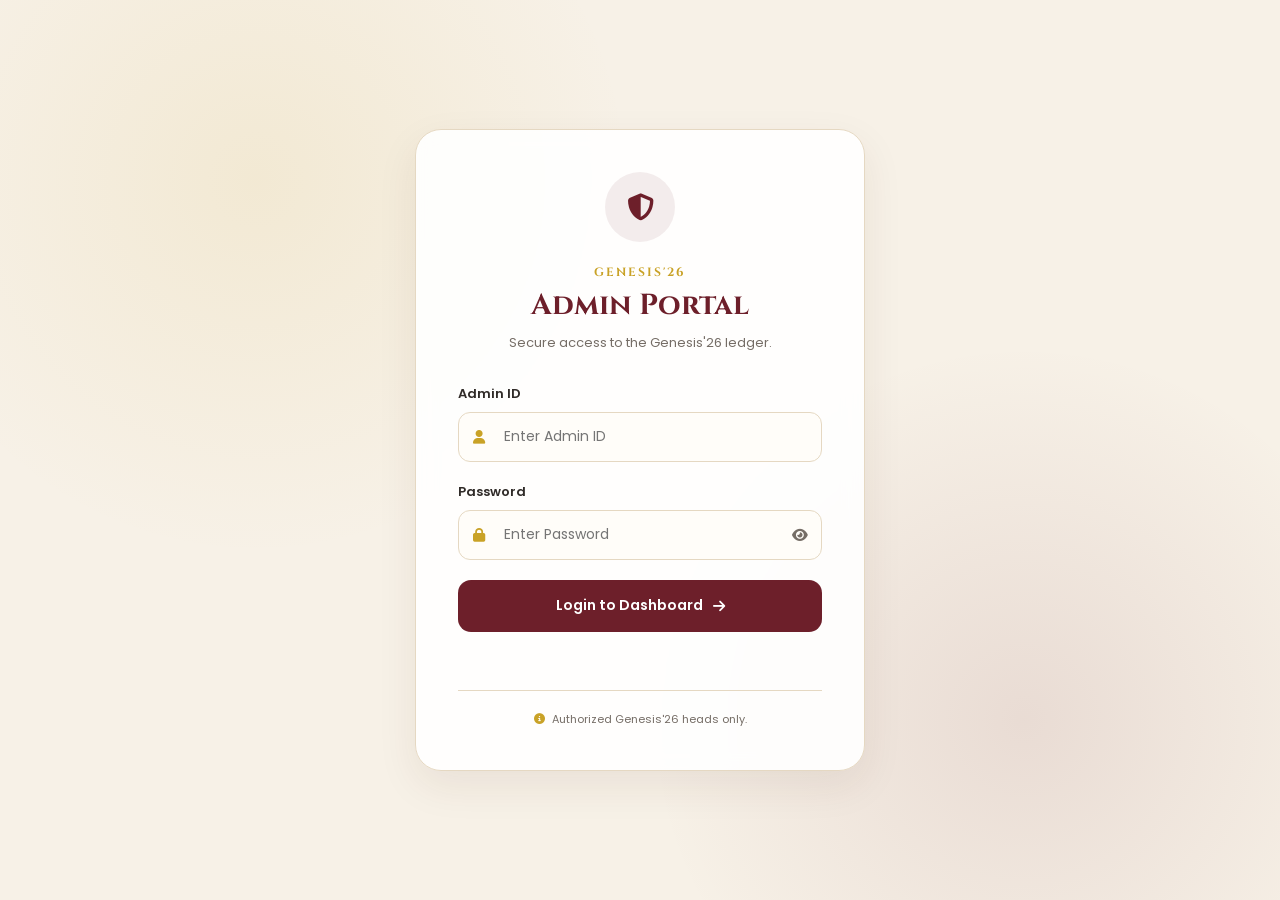
<file: admin.html>
<!DOCTYPE html>
<html lang="en">

<head>

    <meta charset="UTF-8">

    <meta name="viewport"
          content="width=device-width, initial-scale=1.0">

    <title>Genesis'26 | Admin Ledger</title>

    <!-- Google Fonts -->
    <link rel="preconnect"
          href="https://fonts.googleapis.com">

    <link rel="preconnect"
          href="https://fonts.gstatic.com"
          crossorigin>

    <link href="https://fonts.googleapis.com/css2?family=Cinzel:wght@500;600;700&family=Poppins:wght@400;500;600;700&display=swap"
          rel="stylesheet">

    <!-- Font Awesome -->
    <link rel="stylesheet"
          href="https://cdnjs.cloudflare.com/ajax/libs/font-awesome/6.5.2/css/all.min.css">

    <!-- Admin CSS -->
    <link rel="stylesheet"
          href="css/admin.css">

</head>


<body>


    <!-- =========================
         Page Loader
    ========================== -->

    <div id="loader">

        <div class="loader-content">

            <div class="loader-logo">
                GENESIS'26
            </div>

            <p>
                Loading Admin Portal...
            </p>

        </div>

    </div>



    <!-- =========================
         Admin Login
    ========================== -->

    <section class="admin-login"
             id="adminLogin">

        <div class="login-card">

            <div class="login-icon">

                <i class="fa-solid fa-shield-halved"></i>

            </div>


            <div class="login-header">

                <span>
                    GENESIS'26
                </span>

                <h1>
                    Admin Portal
                </h1>

                <p>
                    Secure access to the Genesis'26 ledger.
                </p>

            </div>


            <form id="adminLoginForm">


                <div class="input-group">

                    <label for="adminUsername">
                        Admin ID
                    </label>

                    <div class="input-wrapper">

                        <i class="fa-solid fa-user"></i>

                        <input
                            type="text"
                            id="adminUsername"
                            placeholder="Enter Admin ID"
                            autocomplete="username"
                            required
                        >

                    </div>

                </div>



                <div class="input-group">

                    <label for="adminPassword">
                        Password
                    </label>

                    <div class="input-wrapper">

                        <i class="fa-solid fa-lock"></i>

                        <input
                            type="password"
                            id="adminPassword"
                            placeholder="Enter Password"
                            autocomplete="current-password"
                            required
                        >

                        <button
                            type="button"
                            id="togglePassword"
                            class="password-toggle"
                            aria-label="Show password">

                            <i class="fa-solid fa-eye"></i>

                        </button>

                    </div>

                </div>



                <button
                    type="submit"
                    class="login-btn">

                    <span>
                        Login to Dashboard
                    </span>

                    <i class="fa-solid fa-arrow-right"></i>

                </button>


                <div
                    id="loginMessage"
                    class="login-message"
                    aria-live="polite">
                </div>

            </form>


            <div class="login-note">

                <i class="fa-solid fa-circle-info"></i>

                <span>
                    Authorized Genesis'26 heads only.
                </span>

            </div>

        </div>

    </section>



    <!-- =========================
         Admin Dashboard
    ========================== -->

    <main id="adminDashboard"
          class="admin-dashboard"
          style="display:none;">



        <!-- =========================
             Dashboard Header
        ========================== -->

        <header class="dashboard-header">


            <div class="dashboard-brand">

                <div class="brand-mark">

                    <span>
                        G
                    </span>

                </div>


                <div>

                    <span class="brand-event">
                        GENESIS'26
                    </span>

                    <h1>
                        Finance & Ledger
                    </h1>

                </div>

            </div>



            <div class="admin-user">

                <div class="admin-user-info">

                    <span>
                        Logged in as
                    </span>

                    <strong id="loggedInAdmin">
                        Admin
                    </strong>

                </div>


                <a
                    href="index.html"
                    class="admin-back-link"
                    title="Back to Payment Verification">

                    <i class="fa-solid fa-arrow-left"></i>

                    Verification

                </a>


                <button
                    id="logoutBtn"
                    class="logout-btn">

                    <i class="fa-solid fa-right-from-bracket"></i>

                    Logout

                </button>

            </div>

        </header>



        <!-- =========================
             Dashboard Intro
        ========================== -->

        <section class="dashboard-intro">

            <div>

                <span class="eyebrow">
                    ADMIN DASHBOARD
                </span>

                <h2>
                    Genesis'26 Ledger
                </h2>

                <p>
                    View registration and payment records
                    from the central student database.
                </p>

            </div>


            <div class="last-updated">

                <i class="fa-regular fa-clock"></i>

                <span>
                    Last updated:
                </span>

                <strong id="lastUpdated">
                    —
                </strong>

            </div>

        </section>



        <!-- =========================
             Summary Cards
        ========================== -->

        <section class="summary-grid">


            <div class="summary-card">

                <div class="summary-icon students">
                    <i class="fa-solid fa-users"></i>
                </div>

                <div>

                    <span>
                        Total Students
                    </span>

                    <strong id="totalStudents">
                        0
                    </strong>

                </div>

            </div>



            <div class="summary-card">

                <div class="summary-icon online">
                    <i class="fa-solid fa-globe"></i>
                </div>

                <div>

                    <span>
                        Online Collection
                    </span>

                    <strong id="onlineCollection">
                        ₹0
                    </strong>

                </div>

            </div>



            <div class="summary-card">

                <div class="summary-icon cash">
                    <i class="fa-solid fa-money-bill-wave"></i>
                </div>

                <div>

                    <span>
                        Cash Collection
                    </span>

                    <strong id="cashCollection">
                        ₹0
                    </strong>

                </div>

            </div>



            <div class="summary-card">

                <div class="summary-icon total">
                    <i class="fa-solid fa-wallet"></i>
                </div>

                <div>

                    <span>
                        Total Received
                    </span>

                    <strong id="totalCollection">
                        ₹0
                    </strong>

                </div>

            </div>

        </section>



        <!-- =========================
             Filters
        ========================== -->

        <section class="filter-section">


            <div class="filter-header">

                <div>

                    <h3>
                        Ledger Records
                    </h3>

                    <p>
                        Filter student records by course,
                        year, mode or payment status.
                    </p>

                </div>


                <button
                    id="resetFilters"
                    class="reset-btn">

                    <i class="fa-solid fa-rotate-left"></i>

                    Reset

                </button>

            </div>



            <div class="filter-grid">


                <div class="filter-group">

                    <label for="courseFilter">
                        Course
                    </label>

                    <select id="courseFilter">

                        <option value="">
                            All Courses
                        </option>

                    </select>

                </div>



                <div class="filter-group">

                    <label for="yearFilter">
                        Year
                    </label>

                    <select id="yearFilter">

                        <option value="">
                            All Years
                        </option>

                    </select>

                </div>



                <div class="filter-group">

                    <label for="modeFilter">
                        Payment Mode
                    </label>

                    <select id="modeFilter">

                        <option value="">
                            All Modes
                        </option>

                        <option value="Online">
                            Online
                        </option>

                        <option value="Cash">
                            Cash
                        </option>

                    </select>

                </div>



                <div class="filter-group">

                    <label for="statusFilter">
                        Status
                    </label>

                    <select id="statusFilter">

                        <option value="">
                            All Status
                        </option>

                        <option value="confirmed">
                            Confirmed
                        </option>

                        <option value="pending">
                            Pending
                        </option>

                        <option value="rejected">
                            Rejected
                        </option>

                    </select>

                </div>



                <div class="filter-group search-group">

                    <label for="studentSearch">
                        Search
                    </label>

                    <div class="search-wrapper">

                        <i class="fa-solid fa-magnifying-glass"></i>

                        <input
                            type="search"
                            id="studentSearch"
                            placeholder="Name or enrollment number"
                        >

                    </div>

                </div>

            </div>

        </section>



        <!-- =========================
             Course / Year Ledger
        ========================== -->

        <section class="ledger-section">

            <div
                id="ledgerContainer"
                class="ledger-container">

                <!--
                    JS will generate:

                    Course
                    In-charge
                    Year
                    Student Table

                    dynamically from students.json
                -->

                <div class="empty-state">

                    <i class="fa-solid fa-folder-open"></i>

                    <h3>
                        No Records Loaded
                    </h3>

                    <p>
                        Student ledger data will appear here.
                    </p>

                </div>

            </div>

        </section>



        <!-- =========================
             Collection Summary
        ========================== -->

        <section class="collection-section">


            <div class="section-title">

                <span class="eyebrow">
                    FINANCIAL OVERVIEW
                </span>

                <h2>
                    Collection Summary
                </h2>

            </div>



            <div class="collection-grid">


                <div class="collection-card">

                    <div class="collection-icon">
                        <i class="fa-solid fa-arrow-down"></i>
                    </div>

                    <div>

                        <span>
                            Confirmed Transactions
                        </span>

                        <strong id="confirmedCount">
                            0
                        </strong>

                    </div>

                </div>



                <div class="collection-card">

                    <div class="collection-icon">
                        <i class="fa-solid fa-circle-check"></i>
                    </div>

                    <div>

                        <span>
                            Confirmed Amount
                        </span>

                        <strong id="confirmedAmount">
                            ₹0
                        </strong>

                    </div>

                </div>



                <div class="collection-card">

                    <div class="collection-icon">
                        <i class="fa-solid fa-clock"></i>
                    </div>

                    <div>

                        <span>
                            Pending Records
                        </span>

                        <strong id="pendingCount">
                            0
                        </strong>

                    </div>

                </div>



                <div class="collection-card">

                    <div class="collection-icon">
                        <i class="fa-solid fa-ban"></i>
                    </div>

                    <div>

                        <span>
                            Rejected Records
                        </span>

                        <strong id="rejectedCount">
                            0
                        </strong>

                    </div>

                </div>

            </div>

        </section>




        <!-- =========================
             Finance & Expense Overview
        ========================== -->

        <section class="finance-section">

            <div class="section-title">

                <span class="eyebrow">
                    FINANCE & EXPENSES
                </span>

                <h2>
                    Expense & Balance Overview
                </h2>

                <p>
                    Track outgoing payments and the current Genesis'26 event balance.
                </p>

            </div>


            <!-- Finance Summary -->

            <div class="finance-summary">

                <!-- Total Received -->

                <div class="finance-card received-card">

                    <div class="finance-card-icon">
                        <i class="fa-solid fa-arrow-down"></i>
                    </div>

                    <div>
                        <span>
                            Total Received
                        </span>

                        <strong id="financeTotalReceived">
                            ₹0
                        </strong>
                    </div>

                </div>


                <!-- Total Expenses -->

                <div class="finance-card expense-card">

                    <div class="finance-card-icon">
                        <i class="fa-solid fa-arrow-up"></i>
                    </div>

                    <div>
                        <span>
                            Total Expenses
                        </span>

                        <strong id="totalExpenses">
                            ₹0
                        </strong>
                    </div>

                </div>


                <!-- Remaining Balance -->

                <div class="finance-card balance-card">

                    <div class="finance-card-icon">
                        <i class="fa-solid fa-wallet"></i>
                    </div>

                    <div>
                        <span>
                            Remaining Balance
                        </span>

                        <strong id="remainingBalance">
                            ₹0
                        </strong>
                    </div>

                </div>

            </div>


            <!-- Expense Register -->

            <div class="expense-register">

                <div class="expense-register-header">

                    <div>

                        <h3>
                            Expense Register
                        </h3>

                        <p>
                            All outgoing payment records fetched from
                            <strong>expenses.json</strong>.
                        </p>

                    </div>


                    <div class="expense-total-badge">

                        <i class="fa-solid fa-receipt"></i>

                        <span>
                            Total:
                        </span>

                        <strong id="expenseTableTotal">
                            ₹0
                        </strong>

                    </div>

                </div>


                <!-- JavaScript renders expenses here -->

                <div
                    id="expenseContainer"
                    class="expense-container">

                    <div class="empty-state">

                        <i class="fa-solid fa-receipt"></i>

                        <h3>
                            No Expenses Recorded
                        </h3>

                        <p>
                            Expense records will appear here.
                        </p>

                    </div>

                </div>

            </div>


            <!-- Balance Calculation -->

            <div class="balance-calculation">

                <div class="calculation-row">

                    <span>
                        <i class="fa-solid fa-circle-plus"></i>
                        Total Received
                    </span>

                    <strong id="balanceReceived">
                        ₹0
                    </strong>

                </div>


                <div class="calculation-row expense-row">

                    <span>
                        <i class="fa-solid fa-circle-minus"></i>
                        Total Expenses
                    </span>

                    <strong id="balanceExpenses">
                        ₹0
                    </strong>

                </div>


                <div class="calculation-divider"></div>


                <div class="calculation-row final-balance">

                    <span>
                        <i class="fa-solid fa-wallet"></i>
                        Remaining Balance
                    </span>

                    <strong id="balanceRemaining">
                        ₹0
                    </strong>

                </div>

            </div>

        </section>



        <!-- =========================
             Footer
        ========================== -->

        <footer class="admin-footer">

            <div>

                <strong>
                    GENESIS'26
                </strong>

                <span>
                    Finance & Technical Operations
                </span>

            </div>


            <p>
                Internal Admin Portal • Genesis'26
            </p>

            <p class="admin-dev-credit">
                Designed and Developed by <strong>Harshit Gupta</strong> <span>(M.Sc Mathematics with AI &amp; DS)</span>
            </p>

        </footer>


    </main>



    <!-- Admin JS -->
    <script src="js/admin.js"></script>

</body>

</html>
</file>
<file: css/admin.css>
/* =========================================================
   GENESIS'26 — ADMIN LEDGER
   Admin Dashboard Styles
========================================================= */


/* =========================================================
   ROOT
========================================================= */

:root{

    --primary:#6d1f2a;
    --primary-dark:#4f1520;
    --primary-light:#8b3441;

    --gold:#c9a227;
    --gold-light:#dfc35a;

    --cream:#f7f1e7;
    --cream-dark:#eee3d2;

    --white:#ffffff;

    --text:#302b28;
    --muted:#756d66;

    --border:#e5d8c2;

    --success:#278a55;
    --success-bg:#e8f6ee;

    --warning:#b47718;
    --warning-bg:#fff4dc;

    --danger:#b13a3a;
    --danger-bg:#fbe9e9;

    --shadow:
        0 15px 40px rgba(74, 37, 22, .08);

    --shadow-hover:
        0 20px 50px rgba(74, 37, 22, .13);

    --radius:18px;

}


/* =========================================================
   RESET
========================================================= */

*{
    margin:0;
    padding:0;
    box-sizing:border-box;
}


html{
    scroll-behavior:smooth;
}


body{

    font-family:'Poppins',sans-serif;

    background:
        linear-gradient(
            135deg,
            #f9f4ec 0%,
            #f4ecdf 100%
        );

    color:var(--text);

    min-height:100vh;

}


button,
input,
select{
    font-family:inherit;
}


button{
    cursor:pointer;
}


a{
    text-decoration:none;
}


/* =========================================================
   LOADER
========================================================= */

#loader{

    position:fixed;

    inset:0;

    z-index:9999;

    display:flex;

    align-items:center;

    justify-content:center;

    background:var(--primary);

}


.loader-content{

    text-align:center;

    color:white;

}


.loader-logo{

    font-family:'Cinzel',serif;

    font-size:34px;

    font-weight:700;

    letter-spacing:3px;

    color:var(--gold);

    margin-bottom:10px;

}


.loader-content p{

    font-size:13px;

    opacity:.75;

    letter-spacing:1px;

}


/* =========================================================
   LOGIN
========================================================= */

.admin-login{

    min-height:100vh;

    display:flex;

    align-items:center;

    justify-content:center;

    padding:30px 20px;

    background:

        radial-gradient(
            circle at 20% 20%,
            rgba(201,162,39,.10),
            transparent 30%
        ),

        radial-gradient(
            circle at 80% 80%,
            rgba(109,31,42,.10),
            transparent 30%
        ),

        var(--cream);

}


.login-card{

    width:100%;

    max-width:450px;

    background:rgba(255,255,255,.90);

    border:1px solid var(--border);

    border-radius:26px;

    padding:42px;

    box-shadow:var(--shadow);

    backdrop-filter:blur(10px);

}


/* Login icon */

.login-icon{

    width:70px;
    height:70px;

    margin:0 auto 22px;

    display:flex;

    align-items:center;

    justify-content:center;

    border-radius:50%;

    background:rgba(109,31,42,.08);

    color:var(--primary);

    font-size:27px;

}


.login-header{

    text-align:center;

    margin-bottom:30px;

}


.login-header span{

    display:block;

    font-family:'Cinzel',serif;

    font-size:12px;

    font-weight:700;

    letter-spacing:2px;

    color:var(--gold);

    margin-bottom:6px;

}


.login-header h1{

    font-family:'Cinzel',serif;

    font-size:29px;

    color:var(--primary);

    margin-bottom:8px;

}


.login-header p{

    font-size:13px;

    color:var(--muted);

    line-height:1.6;

}


/* =========================================================
   INPUTS
========================================================= */

.input-group{

    margin-bottom:20px;

}


.input-group label{

    display:block;

    font-size:13px;

    font-weight:600;

    margin-bottom:8px;

    color:var(--text);

}


.input-wrapper{

    position:relative;

}


.input-wrapper > i{

    position:absolute;

    left:15px;

    top:50%;

    transform:translateY(-50%);

    color:var(--gold);

    font-size:14px;

}


.input-wrapper input{

    width:100%;

    height:50px;

    border:1px solid var(--border);

    border-radius:12px;

    background:#fffdf9;

    outline:none;

    padding:0 45px;

    color:var(--text);

    font-size:14px;

    transition:.25s;

}


.input-wrapper input:focus{

    border-color:var(--gold);

    box-shadow:
        0 0 0 3px rgba(201,162,39,.10);

}


.password-toggle{

    position:absolute;

    right:14px;

    top:50%;

    transform:translateY(-50%);

    border:0;

    background:none;

    color:var(--muted);

    font-size:14px;

}


.password-toggle:hover{

    color:var(--primary);

}


/* =========================================================
   LOGIN BUTTON
========================================================= */

.login-btn{

    width:100%;

    min-height:52px;

    border:none;

    border-radius:13px;

    background:var(--primary);

    color:white;

    display:flex;

    align-items:center;

    justify-content:center;

    gap:10px;

    font-size:14px;

    font-weight:600;

    transition:.3s;

}


.login-btn:hover{

    background:var(--primary-dark);

    transform:translateY(-2px);

    box-shadow:
        0 10px 25px rgba(109,31,42,.20);

}


.login-message{

    min-height:20px;

    text-align:center;

    margin-top:13px;

    font-size:12px;

}


.login-note{

    display:flex;

    align-items:center;

    justify-content:center;

    gap:7px;

    margin-top:25px;

    padding-top:20px;

    border-top:1px solid var(--border);

    color:var(--muted);

    font-size:11px;

}


.login-note i{

    color:var(--gold);

}


/* =========================================================
   DASHBOARD
========================================================= */

.admin-dashboard{

    width:100%;

    min-height:100vh;

}


/* =========================================================
   DASHBOARD HEADER
========================================================= */

.dashboard-header{

    position:sticky;

    top:0;

    z-index:100;

    min-height:78px;

    padding:12px 5%;

    display:flex;

    align-items:center;

    justify-content:space-between;

    gap:20px;

    background:rgba(255,253,249,.94);

    border-bottom:1px solid var(--border);

    backdrop-filter:blur(15px);

}


.dashboard-brand{

    display:flex;

    align-items:center;

    gap:13px;

}


.brand-mark{

    width:46px;
    height:46px;

    border-radius:13px;

    display:flex;

    align-items:center;

    justify-content:center;

    background:var(--primary);

    color:var(--gold);

    font-family:'Cinzel',serif;

    font-weight:700;

    font-size:19px;

}


.brand-event{

    display:block;

    font-family:'Cinzel',serif;

    font-size:10px;

    letter-spacing:2px;

    font-weight:700;

    color:var(--gold);

}


.dashboard-brand h1{

    font-family:'Cinzel',serif;

    font-size:19px;

    color:var(--primary);

}


.admin-user{

    display:flex;

    align-items:center;

    gap:18px;

}


.admin-user-info{

    text-align:right;

}


.admin-user-info span{

    display:block;

    font-size:10px;

    color:var(--muted);

}


.admin-user-info strong{

    font-size:13px;

    color:var(--primary);

}


.logout-btn{

    display:flex;

    align-items:center;

    gap:7px;

    padding:9px 15px;

    border:1px solid var(--border);

    border-radius:10px;

    background:white;

    color:var(--primary);

    font-size:12px;

    font-weight:600;

    transition:.25s;

}


.logout-btn:hover{

    background:var(--primary);

    color:white;

    border-color:var(--primary);

}


/* =========================================================
   DASHBOARD INTRO
========================================================= */

.dashboard-intro{

    width:90%;

    max-width:1400px;

    margin:45px auto 25px;

    display:flex;

    align-items:flex-end;

    justify-content:space-between;

    gap:30px;

}


.eyebrow{

    display:block;

    font-size:10px;

    letter-spacing:2px;

    font-weight:700;

    color:var(--gold);

    margin-bottom:7px;

}


.dashboard-intro h2{

    font-family:'Cinzel',serif;

    font-size:34px;

    color:var(--primary);

    margin-bottom:7px;

}


.dashboard-intro p{

    color:var(--muted);

    font-size:13px;

}


.last-updated{

    display:flex;

    align-items:center;

    gap:7px;

    white-space:nowrap;

    font-size:11px;

    color:var(--muted);

}


.last-updated i{

    color:var(--gold);

}


.last-updated strong{

    color:var(--primary);

}


/* =========================================================
   SUMMARY CARDS
========================================================= */

.summary-grid{

    width:90%;

    max-width:1400px;

    margin:0 auto 30px;

    display:grid;

    grid-template-columns:
        repeat(4,1fr);

    gap:18px;

}


.summary-card{

    min-height:120px;

    padding:24px;

    display:flex;

    align-items:center;

    gap:17px;

    background:white;

    border:1px solid var(--border);

    border-radius:var(--radius);

    box-shadow:0 8px 25px rgba(74,37,22,.05);

    transition:.3s;

}


.summary-card:hover{

    transform:translateY(-4px);

    box-shadow:var(--shadow-hover);

}


.summary-icon{

    width:52px;
    height:52px;

    flex-shrink:0;

    display:flex;

    align-items:center;

    justify-content:center;

    border-radius:15px;

    font-size:20px;

}


.summary-icon.students{

    background:#f3e9eb;
    color:var(--primary);

}


.summary-icon.online{

    background:#e9f5ef;
    color:var(--success);

}


.summary-icon.cash{

    background:#fff4df;
    color:var(--warning);

}


.summary-icon.total{

    background:#f2ecdc;
    color:var(--gold);

}


.summary-card span{

    display:block;

    color:var(--muted);

    font-size:11px;

    margin-bottom:4px;

}


.summary-card strong{

    display:block;

    color:var(--primary);

    font-size:23px;

}


/* =========================================================
   FILTER SECTION
========================================================= */

.filter-section{

    width:90%;

    max-width:1400px;

    margin:0 auto 30px;

    padding:28px;

    background:white;

    border:1px solid var(--border);

    border-radius:var(--radius);

    box-shadow:0 8px 25px rgba(74,37,22,.04);

}


.filter-header{

    display:flex;

    align-items:center;

    justify-content:space-between;

    gap:20px;

    margin-bottom:22px;

}


.filter-header h3{

    font-family:'Cinzel',serif;

    font-size:21px;

    color:var(--primary);

    margin-bottom:5px;

}


.filter-header p{

    color:var(--muted);

    font-size:12px;

}


.reset-btn{

    display:flex;

    align-items:center;

    gap:7px;

    padding:9px 14px;

    background:transparent;

    color:var(--primary);

    border:1px solid var(--border);

    border-radius:10px;

    font-size:11px;

    font-weight:600;

    transition:.25s;

}


.reset-btn:hover{

    background:var(--primary);

    color:white;

    border-color:var(--primary);

}


/* =========================================================
   FILTER GRID
========================================================= */

.filter-grid{

    display:grid;

    grid-template-columns:
        1fr
        1fr
        1fr
        1fr
        1.4fr;

    gap:15px;

}


.filter-group label{

    display:block;

    font-size:11px;

    font-weight:600;

    color:var(--text);

    margin-bottom:7px;

}


.filter-group select,
.search-wrapper input{

    width:100%;

    height:45px;

    border:1px solid var(--border);

    border-radius:10px;

    background:#fffdf9;

    padding:0 13px;

    color:var(--text);

    font-size:12px;

    outline:none;

    transition:.25s;

}


.filter-group select:focus,
.search-wrapper input:focus{

    border-color:var(--gold);

    box-shadow:
        0 0 0 3px rgba(201,162,39,.08);

}


.search-wrapper{

    position:relative;

}


.search-wrapper i{

    position:absolute;

    left:13px;

    top:50%;

    transform:translateY(-50%);

    color:var(--gold);

    font-size:12px;

}


.search-wrapper input{

    padding-left:36px;

}


/* =========================================================
   LEDGER
========================================================= */

.ledger-section{

    width:90%;

    max-width:1400px;

    margin:0 auto 40px;

}


.ledger-container{

    display:flex;

    flex-direction:column;

    gap:25px;

}


/* Course block */

.course-block{

    background:white;

    border:1px solid var(--border);

    border-radius:var(--radius);

    overflow:hidden;

    box-shadow:
        0 8px 25px rgba(74,37,22,.04);

}


.course-header{

    padding:25px 28px;

    background:
        linear-gradient(
            135deg,
            var(--primary),
            var(--primary-dark)
        );

    color:white;

    display:flex;

    align-items:center;

    justify-content:space-between;

    gap:20px;

}


.course-title{

    font-family:'Cinzel',serif;

    font-size:22px;

    margin-bottom:5px;

}


.course-incharge{

    font-size:11px;

    opacity:.8;

}


.course-total{

    text-align:right;

}


.course-total span{

    display:block;

    font-size:10px;

    opacity:.7;

}


.course-total strong{

    display:block;

    font-size:21px;

    color:var(--gold-light);

}


/* Year block */

.year-block{

    border-bottom:1px solid var(--border);

}


.year-block:last-child{

    border-bottom:none;

}


.year-header{

    padding:16px 28px;

    display:flex;

    align-items:center;

    justify-content:space-between;

    background:#fcf8f1;

}


.year-header h4{

    font-family:'Cinzel',serif;

    color:var(--primary);

    font-size:16px;

}


.year-count{

    padding:5px 10px;

    border-radius:20px;

    background:#f2e8d7;

    color:var(--primary);

    font-size:10px;

    font-weight:600;

}


/* =========================================================
   TABLE
========================================================= */

.table-wrapper{

    width:100%;

    overflow-x:auto;

}


.ledger-table{

    width:100%;

    border-collapse:collapse;

    min-width:760px;

}


.ledger-table th{

    padding:13px 18px;

    background:#fffdf9;

    border-bottom:1px solid var(--border);

    color:var(--muted);

    text-align:left;

    font-size:10px;

    font-weight:700;

    letter-spacing:.5px;

    text-transform:uppercase;

}


.ledger-table td{

    padding:15px 18px;

    border-bottom:1px solid #f0e9dd;

    color:var(--text);

    font-size:12px;

}


.ledger-table tbody tr{

    transition:.2s;

}


.ledger-table tbody tr:hover{

    background:#fffaf2;

}


.ledger-table tbody tr:last-child td{

    border-bottom:none;

}


.student-name{

    font-weight:600;

    color:var(--primary);

}


.enrollment-number{

    font-family:monospace;

    font-size:11px;

    color:var(--muted);

}


/* =========================================================
   BADGES
========================================================= */

.mode-badge,
.status-badge{

    display:inline-flex;

    align-items:center;

    justify-content:center;

    padding:5px 10px;

    border-radius:20px;

    font-size:10px;

    font-weight:600;

}


.mode-online{

    background:#e8f6ee;

    color:var(--success);

}


.mode-cash{

    background:#fff3dc;

    color:var(--warning);

}


.status-confirmed{

    background:var(--success-bg);

    color:var(--success);

}


.status-pending{

    background:var(--warning-bg);

    color:var(--warning);

}


.status-rejected{

    background:var(--danger-bg);

    color:var(--danger);

}


/* =========================================================
   EMPTY STATE
========================================================= */

.empty-state{

    padding:70px 30px;

    text-align:center;

    background:white;

    border:1px solid var(--border);

    border-radius:var(--radius);

}


.empty-state i{

    font-size:40px;

    color:var(--gold);

    margin-bottom:18px;

}


.empty-state h3{

    font-family:'Cinzel',serif;

    color:var(--primary);

    margin-bottom:7px;

}


.empty-state p{

    color:var(--muted);

    font-size:12px;

}


/* =========================================================
   COLLECTION SUMMARY
========================================================= */

.collection-section{

    width:90%;

    max-width:1400px;

    margin:0 auto 50px;

}


.section-title{

    margin-bottom:20px;

}


.section-title h2{

    font-family:'Cinzel',serif;

    color:var(--primary);

    font-size:25px;

}


.collection-grid{

    display:grid;

    grid-template-columns:
        repeat(4,1fr);

    gap:18px;

}


.collection-card{

    padding:22px;

    background:white;

    border:1px solid var(--border);

    border-radius:16px;

    display:flex;

    align-items:center;

    gap:15px;

}


.collection-icon{

    width:45px;
    height:45px;

    flex-shrink:0;

    border-radius:13px;

    display:flex;

    align-items:center;

    justify-content:center;

    background:#f3e9eb;

    color:var(--primary);

}


.collection-card span{

    display:block;

    color:var(--muted);

    font-size:10px;

    margin-bottom:4px;

}


.collection-card strong{

    color:var(--primary);

    font-size:19px;

}


/* =========================================================
   FOOTER
========================================================= */

.admin-footer{

    width:90%;

    max-width:1400px;

    margin:0 auto;

    padding:25px 0 35px;

    border-top:1px solid var(--border);

    display:flex;

    align-items:center;

    justify-content:space-between;

    gap:20px;

}


.admin-footer strong{

    display:block;

    font-family:'Cinzel',serif;

    color:var(--primary);

    font-size:14px;

    letter-spacing:1px;

}


.admin-footer span{

    display:block;

    color:var(--muted);

    font-size:10px;

    margin-top:3px;

}


.admin-footer p{

    color:var(--muted);

    font-size:10px;

}


.admin-dev-credit strong{

    display:inline;

    font-family:inherit;

    color:var(--primary);

    font-size:inherit;

    letter-spacing:normal;

}


.admin-dev-credit span{

    display:inline;

    color:inherit;

    font-size:inherit;

    margin-top:0;

}


/* =========================================================
   RESPONSIVE — TABLET
========================================================= */

@media(max-width:1100px){

    .summary-grid{

        grid-template-columns:
            repeat(2,1fr);

    }


    .collection-grid{

        grid-template-columns:
            repeat(2,1fr);

    }


    .filter-grid{

        grid-template-columns:
            repeat(2,1fr);

    }


    .search-group{

        grid-column:1 / -1;

    }

}


/* =========================================================
   RESPONSIVE — MOBILE
========================================================= */

@media(max-width:700px){

    .dashboard-header{

        padding:12px 20px;

    }


    .dashboard-brand h1{

        font-size:15px;

    }


    .brand-mark{

        width:40px;
        height:40px;

        font-size:16px;

    }


    .admin-user-info{

        display:none;

    }


    .logout-btn{

        padding:9px 11px;

    }


    .logout-btn{

        font-size:0;

    }


    .logout-btn i{

        font-size:14px;

        margin:0;

    }


    .dashboard-intro{

        width:calc(100% - 40px);

        margin-top:35px;

        flex-direction:column;

        align-items:flex-start;

    }


    .dashboard-intro h2{

        font-size:27px;

    }


    .summary-grid{

        width:calc(100% - 40px);

        grid-template-columns:1fr;

    }


    .filter-section{

        width:calc(100% - 40px);

        padding:22px 18px;

    }


    .filter-header{

        align-items:flex-start;

    }


    .filter-grid{

        grid-template-columns:1fr;

    }


    .search-group{

        grid-column:auto;

    }


    .ledger-section,
    .collection-section{

        width:calc(100% - 40px);

    }


    .course-header{

        padding:22px 20px;

        align-items:flex-start;

        flex-direction:column;

    }


    .course-title{

        font-size:19px;

    }


    .course-total{

        text-align:left;

    }


    .year-header{

        padding:14px 18px;

    }


    .table-wrapper{

        overflow-x:auto;

    }


    .collection-grid{

        grid-template-columns:1fr;

    }


    .admin-footer{

        width:calc(100% - 40px);

        flex-direction:column;

        align-items:flex-start;

    }

}


/* =========================================================
   RESPONSIVE — SMALL MOBILE
========================================================= */

@media(max-width:480px){

    .login-card{

        padding:30px 22px;

        border-radius:20px;

    }


    .login-header h1{

        font-size:25px;

    }


    .dashboard-header{

        min-height:68px;

    }


    .dashboard-brand{

        gap:9px;

    }


    .brand-event{

        font-size:8px;

    }


    .dashboard-brand h1{

        font-size:13px;

    }


    .summary-card{

        padding:20px;

    }


    .summary-card strong{

        font-size:21px;

    }


    .filter-header{

        flex-direction:column;

    }


    .reset-btn{

        width:100%;

        justify-content:center;

    }

}

/* =========================================================
   FINANCE & EXPENSE OVERVIEW
========================================================= */

.finance-section {
    width: 90%;
    max-width: 1400px;
    margin: 0 auto 60px;
}


/* =========================================================
   SECTION TITLE
========================================================= */

.finance-section .section-title {
    margin-bottom: 22px;
}

.finance-section .section-title p {
    margin-top: 7px;
    color: var(--muted);
    font-size: 12px;
    line-height: 1.6;
}


/* =========================================================
   FINANCE SUMMARY CARDS
========================================================= */

.finance-summary {
    display: grid;
    grid-template-columns: repeat(3, 1fr);
    gap: 18px;
    margin-bottom: 25px;
}


.finance-card {
    min-height: 118px;
    padding: 23px 24px;

    background: #ffffff;

    border: 1px solid var(--border);
    border-radius: var(--radius);

    display: flex;
    align-items: center;
    gap: 17px;

    box-shadow:
        0 8px 25px rgba(74, 37, 22, 0.05);

    transition:
        transform 0.25s ease,
        box-shadow 0.25s ease;
}


.finance-card:hover {
    transform: translateY(-4px);

    box-shadow:
        0 14px 35px rgba(74, 37, 22, 0.09);
}


/* =========================================================
   FINANCE ICONS
========================================================= */

.finance-card-icon {
    width: 52px;
    height: 52px;

    flex-shrink: 0;

    border-radius: 15px;

    display: flex;
    align-items: center;
    justify-content: center;

    font-size: 19px;
}


.received-card .finance-card-icon {
    background: #e8f6ee;
    color: var(--success);
}


.expense-card .finance-card-icon {
    background: #fbe9e9;
    color: var(--danger);
}


.balance-card .finance-card-icon {
    background: #f2ecdc;
    color: var(--gold);
}


/* =========================================================
   FINANCE CARD TEXT
========================================================= */

.finance-card span {
    display: block;

    color: var(--muted);

    font-size: 11px;
    font-weight: 500;

    margin-bottom: 5px;
}


.finance-card strong {
    display: block;

    color: var(--primary);

    font-size: 24px;
    font-weight: 700;
}


/* =========================================================
   EXPENSE REGISTER
========================================================= */

.expense-register {
    background: #ffffff;

    border: 1px solid var(--border);
    border-radius: var(--radius);

    overflow: hidden;

    box-shadow:
        0 8px 25px rgba(74, 37, 22, 0.04);
}


/* =========================================================
   EXPENSE HEADER
========================================================= */

.expense-register-header {
    padding: 24px 28px;

    display: flex;
    align-items: center;
    justify-content: space-between;

    gap: 20px;

    border-bottom: 1px solid var(--border);

    background: #fffdf9;
}


.expense-register-header h3 {
    margin: 0 0 5px;

    font-family: 'Cinzel', serif;

    color: var(--primary);

    font-size: 19px;
    font-weight: 700;
}


.expense-register-header p {
    margin: 0;

    color: var(--muted);

    font-size: 11px;
    line-height: 1.6;
}


.expense-register-header p strong {
    color: var(--primary);
}


/* =========================================================
   EXPENSE TOTAL BADGE
========================================================= */

.expense-total-badge {
    display: flex;
    align-items: center;
    gap: 7px;

    padding: 10px 15px;

    border-radius: 10px;

    background: #fbe9e9;

    color: var(--danger);

    font-size: 11px;

    white-space: nowrap;
}


.expense-total-badge i {
    font-size: 13px;
}


.expense-total-badge strong {
    font-size: 14px;
}


/* =========================================================
   EXPENSE CONTAINER
========================================================= */

.expense-container {
    width: 100%;
}


.expense-container .table-wrapper {
    width: 100%;
    overflow-x: auto;
}


/* =========================================================
   EXPENSE TABLE
========================================================= */

.expense-table {
    width: 100%;
    min-width: 720px;

    border-collapse: collapse;
}


.expense-table th {
    background: #fcf8f1;
}


.expense-table td {
    vertical-align: middle;
}


.expense-table td:nth-child(2) {
    white-space: nowrap;

    color: var(--muted);

    font-size: 11px;
}


.expense-table td:nth-child(3) {
    color: var(--primary);
}


.expense-table td:last-child {
    font-weight: 700;
}


/* =========================================================
   BALANCE CALCULATION
========================================================= */

.balance-calculation {
    max-width: 650px;

    margin: 25px 0 0 auto;

    padding: 24px 28px;

    background: #ffffff;

    border: 1px solid var(--border);
    border-radius: var(--radius);

    box-shadow:
        0 8px 25px rgba(74, 37, 22, 0.04);
}


.calculation-row {
    display: flex;

    align-items: center;
    justify-content: space-between;

    gap: 20px;

    padding: 10px 0;

    font-size: 13px;
}


.calculation-row span {
    display: flex;

    align-items: center;

    gap: 8px;

    color: var(--muted);
}


.calculation-row span i {
    color: var(--success);

    font-size: 11px;
}


.calculation-row strong {
    color: var(--primary);

    font-size: 15px;
}


.calculation-row.expense-row span i {
    color: var(--danger);
}


.calculation-row.expense-row strong {
    color: var(--danger);
}


/* =========================================================
   DIVIDER
========================================================= */

.calculation-divider {
    height: 1px;

    background: var(--border);

    margin: 8px 0;
}


/* =========================================================
   FINAL BALANCE
========================================================= */

.calculation-row.final-balance {
    padding-top: 17px;
}


.final-balance span {
    color: var(--primary);

    font-weight: 700;
}


.final-balance span i {
    color: var(--gold);
}


.final-balance strong {
    color: var(--success);

    font-size: 22px;
}


.balance-positive {
    color: var(--success) !important;
}


.balance-negative {
    color: var(--danger) !important;
}


/* =========================================================
   EXPENSE EMPTY STATE
========================================================= */

.expense-container .empty-state {
    border: none;
    border-radius: 0;

    box-shadow: none;

    padding: 55px 25px;
}


/* =========================================================
   RESPONSIVE — TABLET
========================================================= */

@media (max-width: 1000px) {

    .finance-summary {
        grid-template-columns: 1fr 1fr;
    }


    .balance-card {
        grid-column: 1 / -1;
    }

}


/* =========================================================
   RESPONSIVE — MOBILE
========================================================= */

@media (max-width: 700px) {

    .finance-section {
        width: calc(100% - 40px);

        margin-bottom: 45px;
    }


    .finance-summary {
        grid-template-columns: 1fr;

        gap: 14px;
    }


    .balance-card {
        grid-column: auto;
    }


    .finance-card {
        min-height: 105px;

        padding: 20px;
    }


    .finance-card-icon {
        width: 46px;
        height: 46px;

        border-radius: 13px;

        font-size: 17px;
    }


    .finance-card strong {
        font-size: 21px;
    }


    .expense-register-header {
        padding: 20px;

        align-items: flex-start;

        flex-direction: column;
    }


    .expense-total-badge {
        width: 100%;

        justify-content: center;

        box-sizing: border-box;
    }


    .balance-calculation {
        max-width: none;

        padding: 21px 20px;
    }


    .calculation-row {
        font-size: 12px;
    }


    .calculation-row strong {
        font-size: 14px;
    }


    .final-balance strong {
        font-size: 19px;
    }

}


/* =========================================================
   RESPONSIVE — SMALL MOBILE
========================================================= */

@media (max-width: 450px) {

    .finance-section {
        width: calc(100% - 28px);
    }


    .finance-card {
        gap: 13px;

        padding: 18px;
    }


    .finance-card-icon {
        width: 42px;
        height: 42px;
    }


    .finance-card span {
        font-size: 10px;
    }


    .finance-card strong {
        font-size: 19px;
    }


    .expense-register-header h3 {
        font-size: 17px;
    }


    .expense-register-header p {
        font-size: 10px;
    }


    .balance-calculation {
        padding: 18px;
    }

}
</file>
